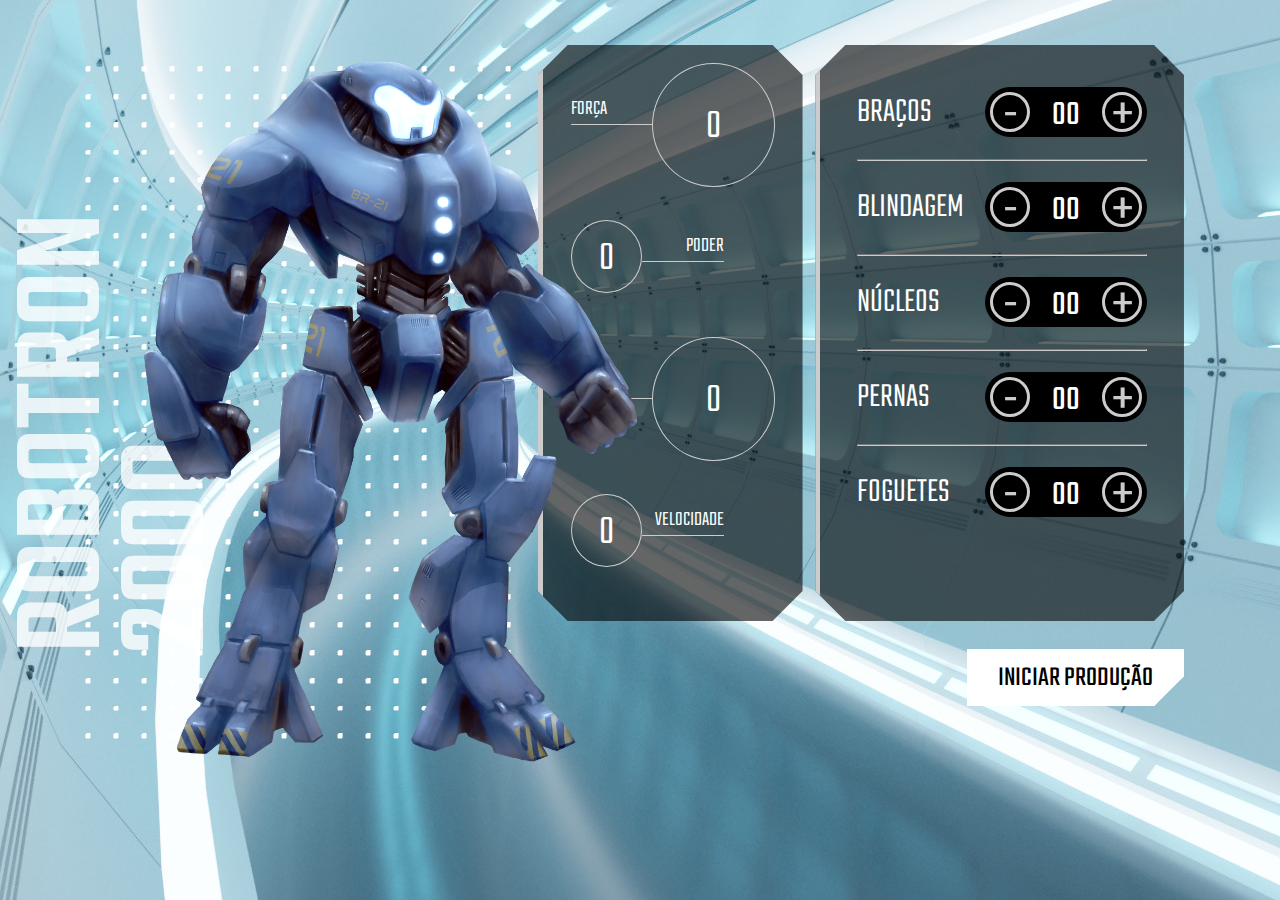
<file: robotron/index.html>
<!DOCTYPE html>
<html lang="en">

<head>
    <meta charset="UTF-8">
    <meta http-equiv="X-UA-Compatible" content="IE=edge">
    <meta name="viewport" content="width=device-width, initial-scale=1.0">
    <link rel="shortcut icon" type="image/jpg" href="img/favicon.ico" />
    <title>Robotron 2000</title>

    <link rel="stylesheet" href="css/style.css">
    <link rel="preconnect" href="https://fonts.googleapis.com">
    <link rel="preconnect" href="https://fonts.gstatic.com" crossorigin>
    <link href="https://fonts.googleapis.com/css2?family=Teko:wght@300;500&display=swap" rel="stylesheet">
</head>

<body>
    <main>
        <section class="robotron">
            <img onclick="trocaRobo()" class="robo" src="img/Robotron 2000 - Azul.png" alt="Robotron" id="robotron">
            <figcaption class="titulo">ROBOTRON <br>2000</figcaption>
        </section>

        <section class="box estatisticas">
            <div class="estatistica">
                <p class="estatistica-titulo">Força</p>
                <div class="estatistica-valor">
                    <p class="estatistica-numero" data-estatistica="forca">0</p>
                </div>
            </div>
            <div class="estatistica">
                <p class="estatistica-titulo">Poder</p>
                <div class="estatistica-valor">
                    <p class="estatistica-numero" data-estatistica="poder">0</p>
                </div>
            </div>
            <div class="estatistica">
                <p class="estatistica-titulo">Energia</p>
                <div class="estatistica-valor">
                    <p class="estatistica-numero" data-estatistica="energia">0</p>
                </div>
            </div>
            <div class="estatistica">
                <p class="estatistica-titulo">Velocidade</p>
                <div class="estatistica-valor">
                    <p class="estatistica-numero" data-estatistica="velocidade">0</p>
                </div>
            </div>
        </section>

        <section class="equipamentos">
            <form action="" class="montador">
                <div class="box montador-conteudo">
                    <div class="peca">
                        <label for="" class="peca-titulo">Braços</label>
                        <div class="controle">
                            <buttom class="controle-ajuste" data-controle="-" data-peca="bracos">-</buttom>
                            <input type="text" class="controle-contador" value="00" data-contador>
                            <buttom class="controle-ajuste" data-controle="+" data-peca="bracos">+</buttom>
                        </div>
                    </div>
                    <hr class="linha">
                    <div class="peca">
                        <label for="" class="peca-titulo">Blindagem</label>
                        <div class="controle">
                            <buttom class="controle-ajuste" data-controle="-" data-peca="blindagem">-</buttom>
                            <input type="text" class="controle-contador" value="00" data-contador>
                            <buttom class="controle-ajuste" data-controle="+" data-peca="blindagem">+</buttom>
                        </div>
                    </div>
                    <hr class="linha">
                    <div class="peca">
                        <label for="" class="peca-titulo">Núcleos</label>
                        <div class="controle">
                            <buttom class="controle-ajuste" data-controle="-" data-peca="nucleos">-</buttom>
                            <input type="text" class="controle-contador" value="00" data-contador>
                            <buttom class="controle-ajuste" data-controle="+" data-peca="nucleos">+</buttom>
                        </div>
                    </div>
                    <hr class="linha">
                    <div class="peca">
                        <label for="" class="peca-titulo">Pernas</label>
                        <div class="controle">
                            <buttom class="controle-ajuste" data-controle="-" data-peca="pernas">-</buttom>
                            <input type="text" class="controle-contador" value="00" data-contador>
                            <buttom class="controle-ajuste" data-controle="+" data-peca="pernas">+</buttom>
                        </div>
                    </div>
                    <hr class="linha">
                    <div class="peca">
                        <label for="" class="peca-titulo">Foguetes</label>
                        <div class="controle">
                            <buttom class="controle-ajuste" data-controle="-" data-peca="foguetes">-</buttom>
                            <input type="text" class="controle-contador" value="00" data-contador>
                            <buttom class="controle-ajuste" data-controle="+" data-peca="foguetes">+</buttom>
                        </div>
                    </div>
                </div>
                <input type="submit" value="Iniciar produção" class="producao" id="producao">
            </form>
        </section>
    </main>
    <Script src="./js/main.js"></Script>
</body>

</html>
</file>
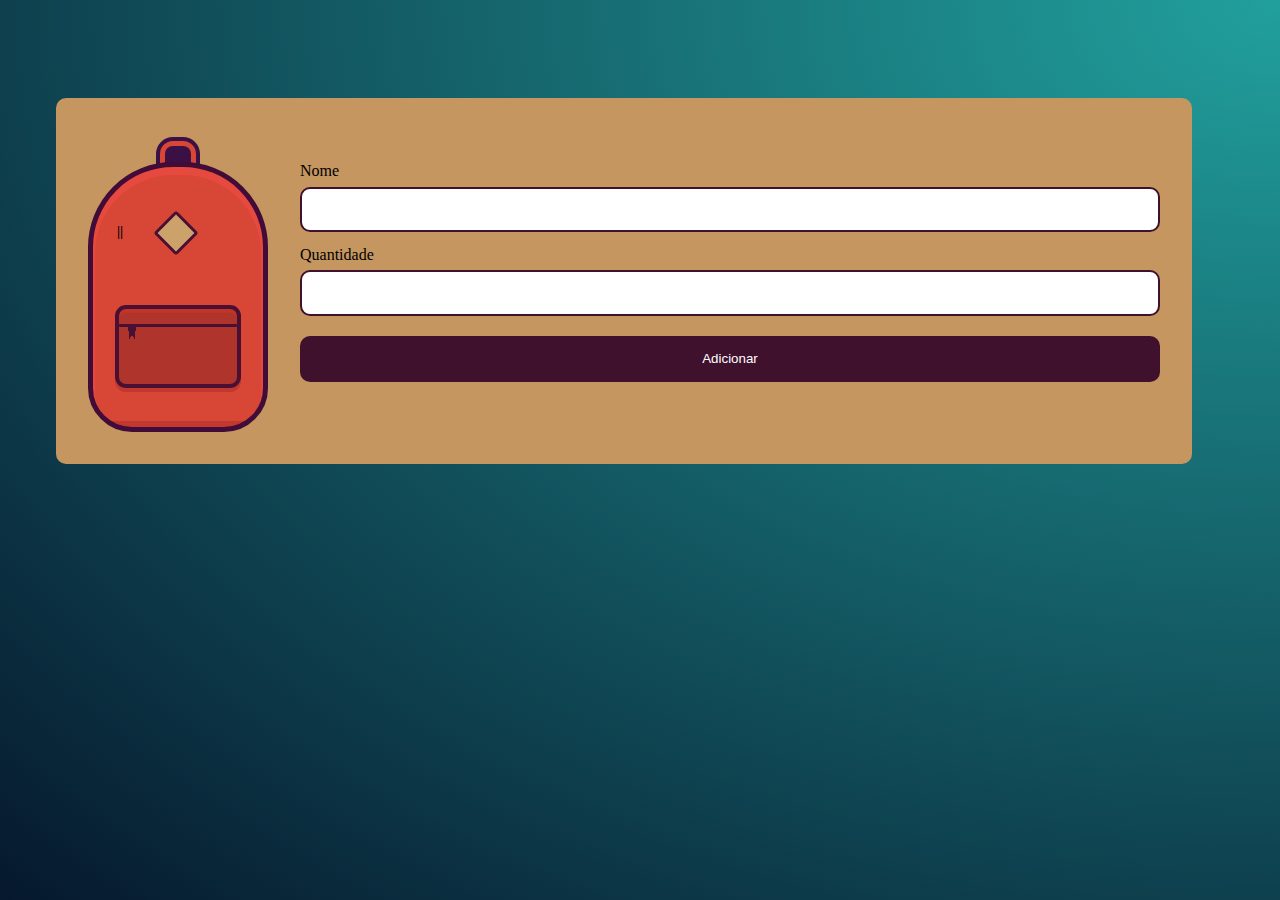
<file: ArmazenandoDadosNoNavegador/Projeto/index.html>
<!DOCTYPE html>
<html lang="en">

<head>
    <meta charset="UTF-8">
    <meta http-equiv="X-UA-Compatible" content="IE=edge">
    <meta name="viewport" content="width=device-width, initial-scale=1.0">
    <title>Mochila de viagem</title>
    <link rel="stylesheet" href="css/style.css">

    <!-- <link rel="stylesheet" href="https://fonts.googleapis.com">
    <link rel="stylesheet" href="https://fonts.gstatic.com" crossorigin>
    <link rel="stylesheet" href="https://fonts.googleapis.com/css2?family=Roboto&display=swap"> -->
</head>

<body>
    <main class="conteudo">
        <div class="principal">
            <div class="mochila"></div>
            <form action="" class="adicionar" id="novoItem">
                <label for="item">Nome</label>
                <input type="text" name="nome" id="nome">
                <label for="item">Quantidade</label>
                <input type="number" name="quantidade" id="quantidade">
                <input type="submit" value="Adicionar" class="cadastrar">
            </form>
        </div>

        <ul class="lista" id="lista">
        </ul>
    </main>
    <script src="./js/main.js"></script>
</body>

</html>
</file>
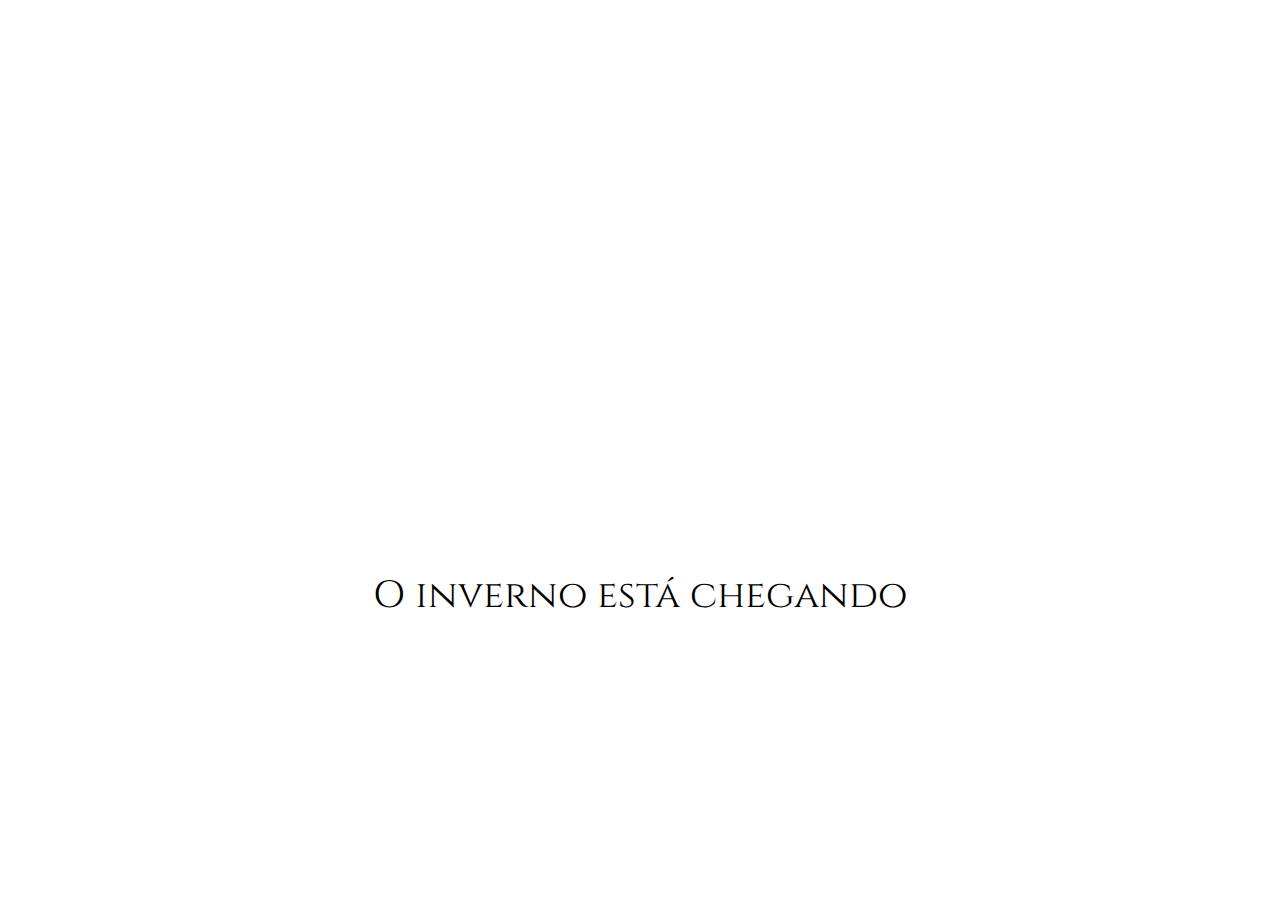
<file: Exercícios_JavaScript/Exercicio1/index.html>
<!DOCTYPE html>
<html lang="en">

<head>
    <meta charset="UTF-8">
    <title>Manipulando o DOM - Aula 1</title>
    <link rel="stylesheet" href="./style.css">
</head>

<body>
    <link rel="preconnect" href="https://fonts.googleapis.com">
    <link rel="preconnect" href="https://fonts.gstatic.com" crossorigin>
    <link href="https://fonts.googleapis.com/css2?family=Cinzel:wght@600&display=swap" rel="stylesheet">

    <section class="container">
        <div class="trono"></div>
        <p id="texto">O inverno está chegando</p>
    </section>
</body>

</html>


<!-- 
    Desafio: Praticar é fundamental para fixar o conhecimento adquirido, para isso, temos o primeiro desafio! Utilizando JavaScript, substitua a frase dentro das tags <p> </p> do projeto.
    Resposta:document.querySelector('#texto').innerText = 'O Inverno Chegou'
-->
</file>
<file: robotron/css/style.css>
:root {
    --main-cinza: #CCCCCC;
    --main-branco: #FFFFFF;
    --main-preto: #000000;
}

* {
    box-sizing: border-box;
}

body {
    background: url(../img/fundo.jpg);
    background-position: center center;
    background-size: cover cover;
    padding: 0;
    margin: 0;
    font-weight: 300;
}

body, input {
    font-family: 'Teko', sans-serif;
}

main {
    width: 80vw;
    height: 80vh;
    margin: 10vh 8vw 10vh 12vw;
    display: flex;
    gap: 1vw;
}

.robotron {
    background: url(../img/estrutura.png) no-repeat;
    background-position: center center;
    margin: 0;
    flex-basis: 40%;
    position: relative;
}

.robo {
    height: 110%;
    z-index: 1;
    position: absolute;
    left: -20%;
    top: -5%;
}

.titulo {
    transform: rotate(180deg);
    font-weight: 500;
    font-size: 130px;
    position: absolute;
    bottom: 7rem;
    left: -3rem;
    line-height: 0.8;
    writing-mode: vertical-rl;
    text-orientation: mixed;
    color: rgba(255,255,255,0.8)
}

.box {
    background: rgba(0,0,0,0.6);
    clip-path: polygon(calc(100% - 30px) 0, 100% 30px, 100% calc(100% - 30px), calc(100% - 30px) 100%, 30px 100%, 0 calc(100% - 30px), 0 30px, 30px 0);
    border-left: 5px solid var(--main-cinza);
    height: 80%;
}

/****************************** Equipamentos *****/

.equipamentos {
    flex-basis: 32%;
}

.montador {
    height: 100%;;
}

.montador-conteudo {
    padding: 2em 10%;
}

.peca {
    padding: 1em 0;
}

.peca-titulo {
    color: var(--main-branco);
    text-transform: uppercase;
    font-size: 2.5em;
}

.controle {
    background: var(--main-preto);
    border-radius: 25px;
    float: right;
    display: inline-flex;
    padding: 5px;
    align-items: center;
    align-self: flex-end;
}

.controle-contador {
    width: 40px;
    height: 35px;
    background: none;
    border: 0;
    margin: 0 1rem;
    color: var(--main-branco);
    text-align: center;
    font-size: 2.5em;
    display: inline-flex;
    align-items: center;
    padding-top: 8px;
}

.controle-ajuste {
    display: inline-block;
    width: 40px;
    height: 40px;
    line-height: 44px;
    border-radius: 50%;
    color: var(--main-cinza);
    font-size: 4em;
    background: var(--main-preto);
    text-align: center;
    border: 3px solid var(--main-cinza);
    cursor: pointer;
}

.linha {
    border-color: var(--main-cinza);
}

.producao {
    margin-top: 1em;
    font-size: 2em;
    text-transform: uppercase;
    padding: 0.2em 1em;
    float: right;
    border: 3px solid var(--main-branco);
    background: var(--main-branco);
    clip-path: polygon(100% 0, 100% calc(100% - 30px), calc(100% - 30px) 100%, 0 100%, 0 0);
    cursor: pointer;
}

.producao:hover {
    background: var(--main-preto);
    color: var(--main-branco)
}



/****************************** Estatísticas *****/
.estatisticas {
    flex-basis: 23%;
    padding: 2em 2em 0;
}

.estatistica {
    color: var(--main-branco);
    display: flex;
    align-items: flex-start;
    height: 25%;
}

.estatistica-titulo {
    font-size: 1.5em;
    border-bottom: 1px solid var(--main-cinza);
    flex-basis: 40%;
    text-transform: uppercase;
    order: 1
}

.estatistica-valor {
    flex-basis: 60%;
    position: relative;
    margin: 10px 0 0;
    order: 2;
    margin: -10px 0 0;
}

.estatistica-valor::after {
    content: "";
    display: block;
    padding-bottom: 100%;
    border: 1px solid var(--main-cinza);
    border-radius: 50%;
}

.estatistica-numero {
    position: absolute;
    top: 50%;
    transform: translateY(-46%);
    width: 100%;
    line-height: 100%;
    text-align: center;
    font-size: 3em;
    margin: 0;
}

.estatistica:nth-child(2n) .estatistica-titulo {
    order: 2;
    text-align: right;
}

.estatistica:nth-child(2n) .estatistica-valor {
    order: 1;
    flex-basis: 35%;
    margin: 10px 0 0;
}

@media screen and (max-width: 1600px) {
    body { 
        font-size: 14px;
    }
    main {
        width: 90vw;
        height: 80vh;
        margin: 5vh auto;
    }
}

@media screen and (max-width: 1200px) {
    body { 
        font-size: 13px;
    }

    main {
        width: 96vw;
        height: 80vh;
        margin: 10vh auto;
    }
}
</file>
<file: ArmazenandoDadosNoNavegador/Projeto/css/style.css>
html {
    background: radial-gradient(farthest-corner at right top, #21A09D, #06182D);
    height: 100%;
    font-family: 'Roboto', cursive;
}

.conteudo {
    padding: 10vh 3em 0;
    display: flex;
    align-items: flex-start;
    gap: 2em;
}

.principal {
    flex-grow: 1;
    flex-basis: auto;
    min-width: 600px;
    padding: 4em 2em 2em;
    box-sizing: border-box;
    display: flex;
    background: #C5965F;
    border-radius: 10px;
    gap: 2em;
}

.mochila {
    min-width: 170px;
    max-width: 170px;
    height: 180px;
    padding-top: 80px;
    background-color: #D84736;
    box-shadow: inset 0 6px 0 2px #E64A3E, 0 -93px 0 -77px #3B1045, 0 -93px 0 -72px #D84736, 0 -93px 0 -68px #3B1045;
    background-image: linear-gradient(to right, transparent 5px, transparent 20px, transparent 1px, transparent 25px, transparent 5px, transparent 20px, transparent 20px, transparent 86px, #C1382E 45px, #C1382E 230px, transparent 25px, transparent 172px);
    background-position: center 254px;
    background-size: 305px 6px;
    background-repeat: repeat-x;
    border: 5px solid #410C38;
    border-radius: 85px 85px 44px 44px;
    display: inline-block;
    vertical-align: top;
    flex-basis: auto;
    flex-grow: 1;
}

.mochila::before,
.mochila:after {
    display: block;
    content: '';
    position: absolute;
}

.mochila:before {
    height: 75px;
    width: 118px;
    background-image: radial-gradient(circle closest-corner at 13px 29px, #AF342C, #AF342C 2px, transparent 2px, transparent), radial-gradient(circle closest-corner at 13px 20px, #491033, #491033 4px, transparent 4px, transparent), linear-gradient(to bottom, transparent 10px, transparent 15px, #491033 5px, #491033 18px, transparent 18px, transparent 100px), linear-gradient(to right, #AF342C 10px, #AF342C 10px, transparent 10px, transparent 16px, #AF342C 9px, #AF342C 50px), linear-gradient(to bottom, #AF342C 8px, #AF342C 16px, #491033 8px, #491033 30px, #AF342C 20px, #AF342C 72px, #AF342C 10px, #AF342C 57px, #AF342C 5%);
    margin-left: 22px;
    margin-top: 58px;
    border: 4px solid #491033;
    border-radius: 11px;
    box-shadow: 0 4px 0 0 #C1382E, inset 0px 4px 1px 0 #C03527;
    content: '||';
    color: transparent;
    font-family: Comic Sans MS;
    font-weight: bold;
    z-index: 1;
    text-shadow: rgb(0, 0, 0) -2px -85px 0px;
    font-size: 14px;
}

.mochila::after {
    margin-left: 67px;
    margin-top: -30px;
    background: #CCA16A;
    width: 26px;
    height: 26px;
    border: 3px solid #491033;
    border-radius: 3px;
    transform: rotate(45deg);
}

.adicionar {
    width: 100%;
}

.adicionar input {
    width: 100%;
    box-sizing: border-box;
    margin: 0.5em 0 1em;
    padding: 1em 0.5em;
    border-radius: 10px;
    border: 2px solid #40112D;
}

.adicionar label {
    display: block;
}

.cadastrar {
    background-color: #40112D;
    color: #FFFFFF;
    cursor: pointer;
}

.lista {
    margin: 0;
    padding: 0;
}

.item {
    list-style: none;
    padding: 0.6em 2em;
    background: #FFFFFF;
    border-radius: 10px;
    margin: 0 0 1em;
    width: 100%;
    box-sizing: border-box;
    display: inline-flex;
    align-items: center;
    gap: 1em;
    font-size: 20px;
}

.item strong {
    border-radius: 50%;
    display: flex;
    align-items: center;
    justify-content: center;
    width: 40px;
    height: 40px;
    background: #C5965F;
    font-weight: 400;
}
</file>
<file: Exercícios_JavaScript/Exercicio1/style.css>
* {
    margin: 0;
    padding: 0;
}

body {
    background: var(--cor-fundo);
    color: var(--cor-fonte);
    font-family: 'Cinzel', serif;
    font-size: 38px;
    user-select: none;
    transition: 2s;
}

.container {
    height: 90vh;
    width: 100%;
    display: flex;
    flex-direction: column;
    justify-content: center;
    align-items: center;
}

.trono {
    background-image: url("https://caelum-online-public.s3.amazonaws.com/1369-alura-mais-dark-mode/trono-preto.png");
    background-size: cover;
    width: 450px;
    height: 350px;
    margin-bottom: 30px;
    position: relative;
    top: 10%;
    right: 5%;
}
</file>
